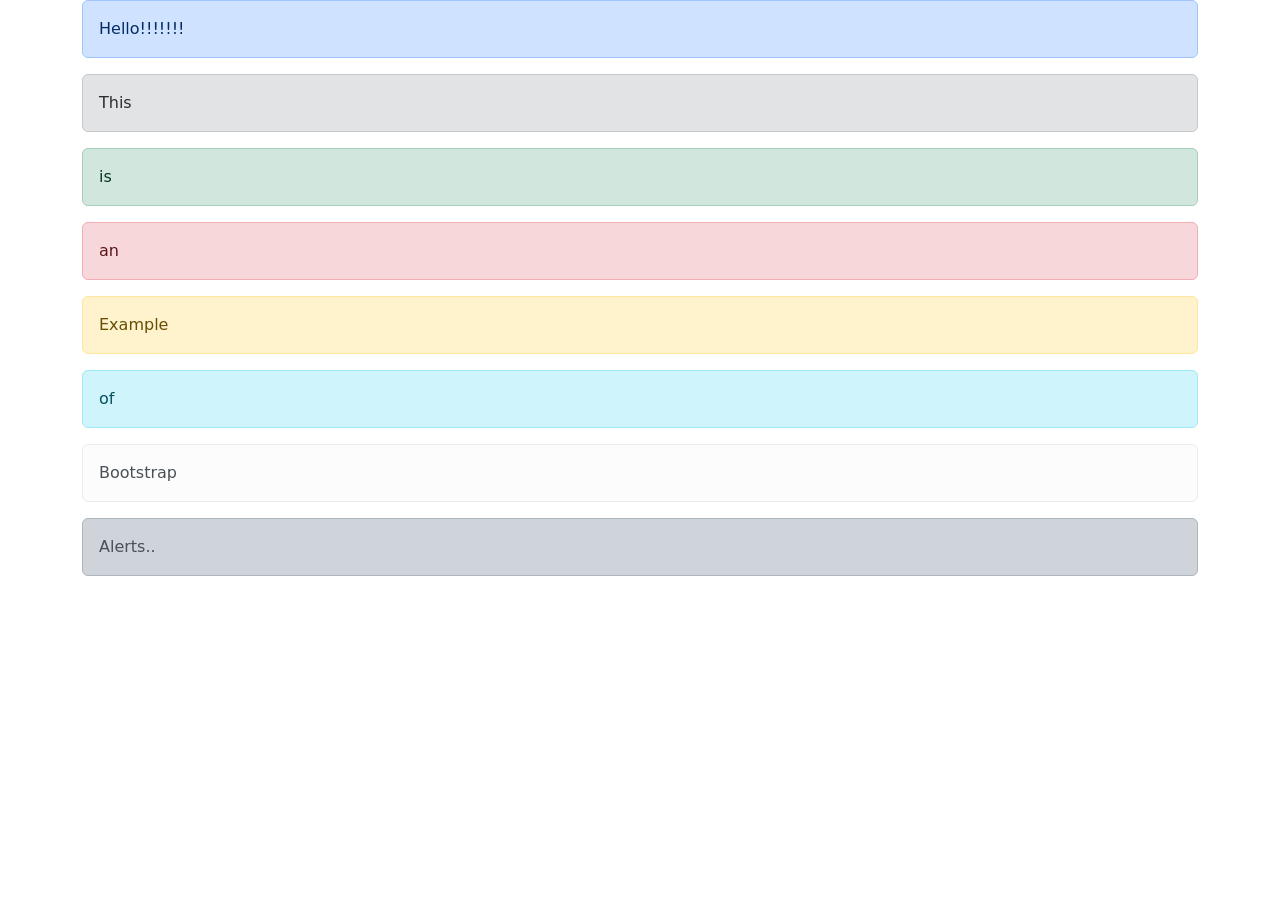
<file: Bootstrap Alerts/index.html>
<!doctype html>
<html lang="en">
  <head>
    <meta charset="utf-8" />
    <meta name="viewport" content="width=device-width, initial-scale=1" />
    <title>Bootstrap demo</title>
    <link
      href="https://cdn.jsdelivr.net/npm/bootstrap@5.3.8/dist/css/bootstrap.min.css"
      rel="stylesheet"
      integrity="sha384-sRIl4kxILFvY47J16cr9ZwB07vP4J8+LH7qKQnuqkuIAvNWLzeN8tE5YBujZqJLB"
      crossorigin="anonymous"
    />
  </head>
  <body>
    <div class="container">
      <div class="row">
        <div class="col">
          <div class="alert alert-primary" role="alert">
            Hello!!!!!!!
          </div>
          <div class="alert alert-secondary" role="alert">
            This
          </div>
          <div class="alert alert-success" role="alert">
            is 
          </div>
          <div class="alert alert-danger" role="alert">
            an 
          </div>
          <div class="alert alert-warning" role="alert">
            Example 
          </div>
          <div class="alert alert-info" role="alert">
            of 
          </div>
          <div class="alert alert-light" role="alert">
            Bootstrap 
          </div>
          <div class="alert alert-dark" role="alert">
            Alerts..
          </div>
        </div>
      </div>
    </div>

    <script
      src="https://cdn.jsdelivr.net/npm/bootstrap@5.3.8/dist/js/bootstrap.bundle.min.js"
      integrity="sha384-FKyoEForCGlyvwx9Hj09JcYn3nv7wiPVlz7YYwJrWVcXK/BmnVDxM+D2scQbITxI"
      crossorigin="anonymous"
    ></script>
  </body>
</html>
</file>
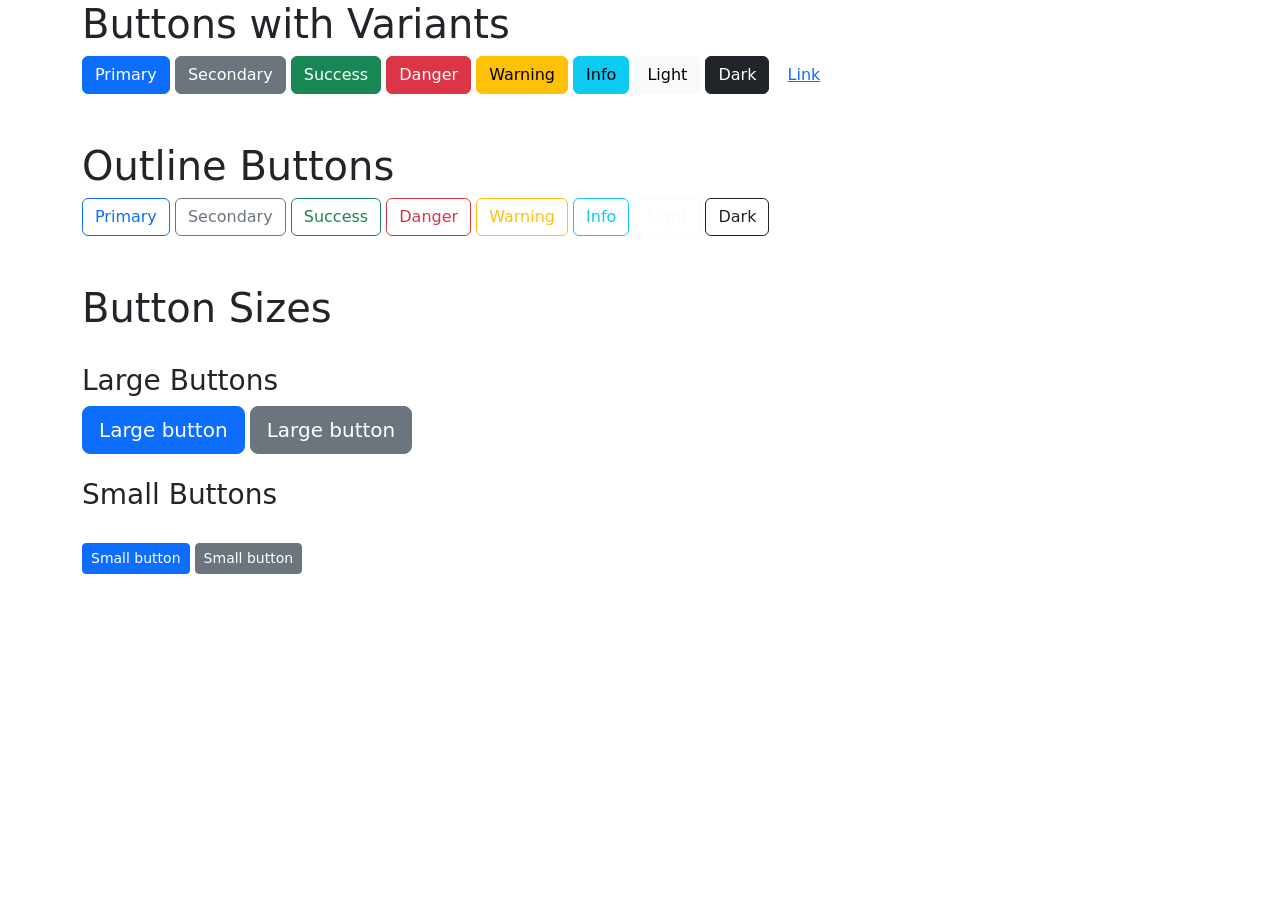
<file: Buttons/index.html>
<!doctype html>
<html lang="en">
  <head>
    <meta charset="utf-8" />
    <meta name="viewport" content="width=device-width, initial-scale=1" />
    <title>Bootstrap demo</title>
    <link
      href="https://cdn.jsdelivr.net/npm/bootstrap@5.3.8/dist/css/bootstrap.min.css"
      rel="stylesheet"
      integrity="sha384-sRIl4kxILFvY47J16cr9ZwB07vP4J8+LH7qKQnuqkuIAvNWLzeN8tE5YBujZqJLB"
      crossorigin="anonymous"
    />
  </head>
  <body>
    <div class="container">
      <div claas="row">
        <div class="col">
          <h1>Buttons with Variants</h1>
          <button type="button" class="btn btn-primary">Primary</button>
          <button type="button" class="btn btn-secondary">Secondary</button>
          <button type="button" class="btn btn-success">Success</button>
          <button type="button" class="btn btn-danger">Danger</button>
          <button type="button" class="btn btn-warning">Warning</button>
          <button type="button" class="btn btn-info">Info</button>
          <button type="button" class="btn btn-light">Light</button>
          <button type="button" class="btn btn-dark">Dark</button>

          <button type="button" class="btn btn-link">Link</button>
        </div>
        <br /><br />
        <h1>Outline Buttons</h1>
        <div class="col">
          <button type="button" class="btn btn-outline-primary">Primary</button>
          <button type="button" class="btn btn-outline-secondary">
            Secondary
          </button>
          <button type="button" class="btn btn-outline-success">Success</button>
          <button type="button" class="btn btn-outline-danger">Danger</button>
          <button type="button" class="btn btn-outline-warning">Warning</button>
          <button type="button" class="btn btn-outline-info">Info</button>
          <button type="button" class="btn btn-outline-light">Light</button>
          <button type="button" class="btn btn-outline-dark">Dark</button>
        </div>
        <br /><br />
        <h1>Button Sizes</h1>
        <br>
        <div class="col">
          <h3>Large Buttons</h3>
          
          <button type="button" class="btn btn-primary btn-lg">
            Large button
          </button>
          <button type="button" class="btn btn-secondary btn-lg">
            Large button
          </button>
          <br><br>
          <h3>Small Buttons</h3>
          <br>
          <button type="button" class="btn btn-primary btn-sm">
            Small button
          </button>
          <button type="button" class="btn btn-secondary btn-sm">
            Small button
          </button>
        </div>
      </div>
    </div>
    <script
      src="https://cdn.jsdelivr.net/npm/bootstrap@5.3.8/dist/js/bootstrap.bundle.min.js"
      integrity="sha384-FKyoEForCGlyvwx9Hj09JcYn3nv7wiPVlz7YYwJrWVcXK/BmnVDxM+D2scQbITxI"
      crossorigin="anonymous"
    ></script>
  </body>
</html>
</file>
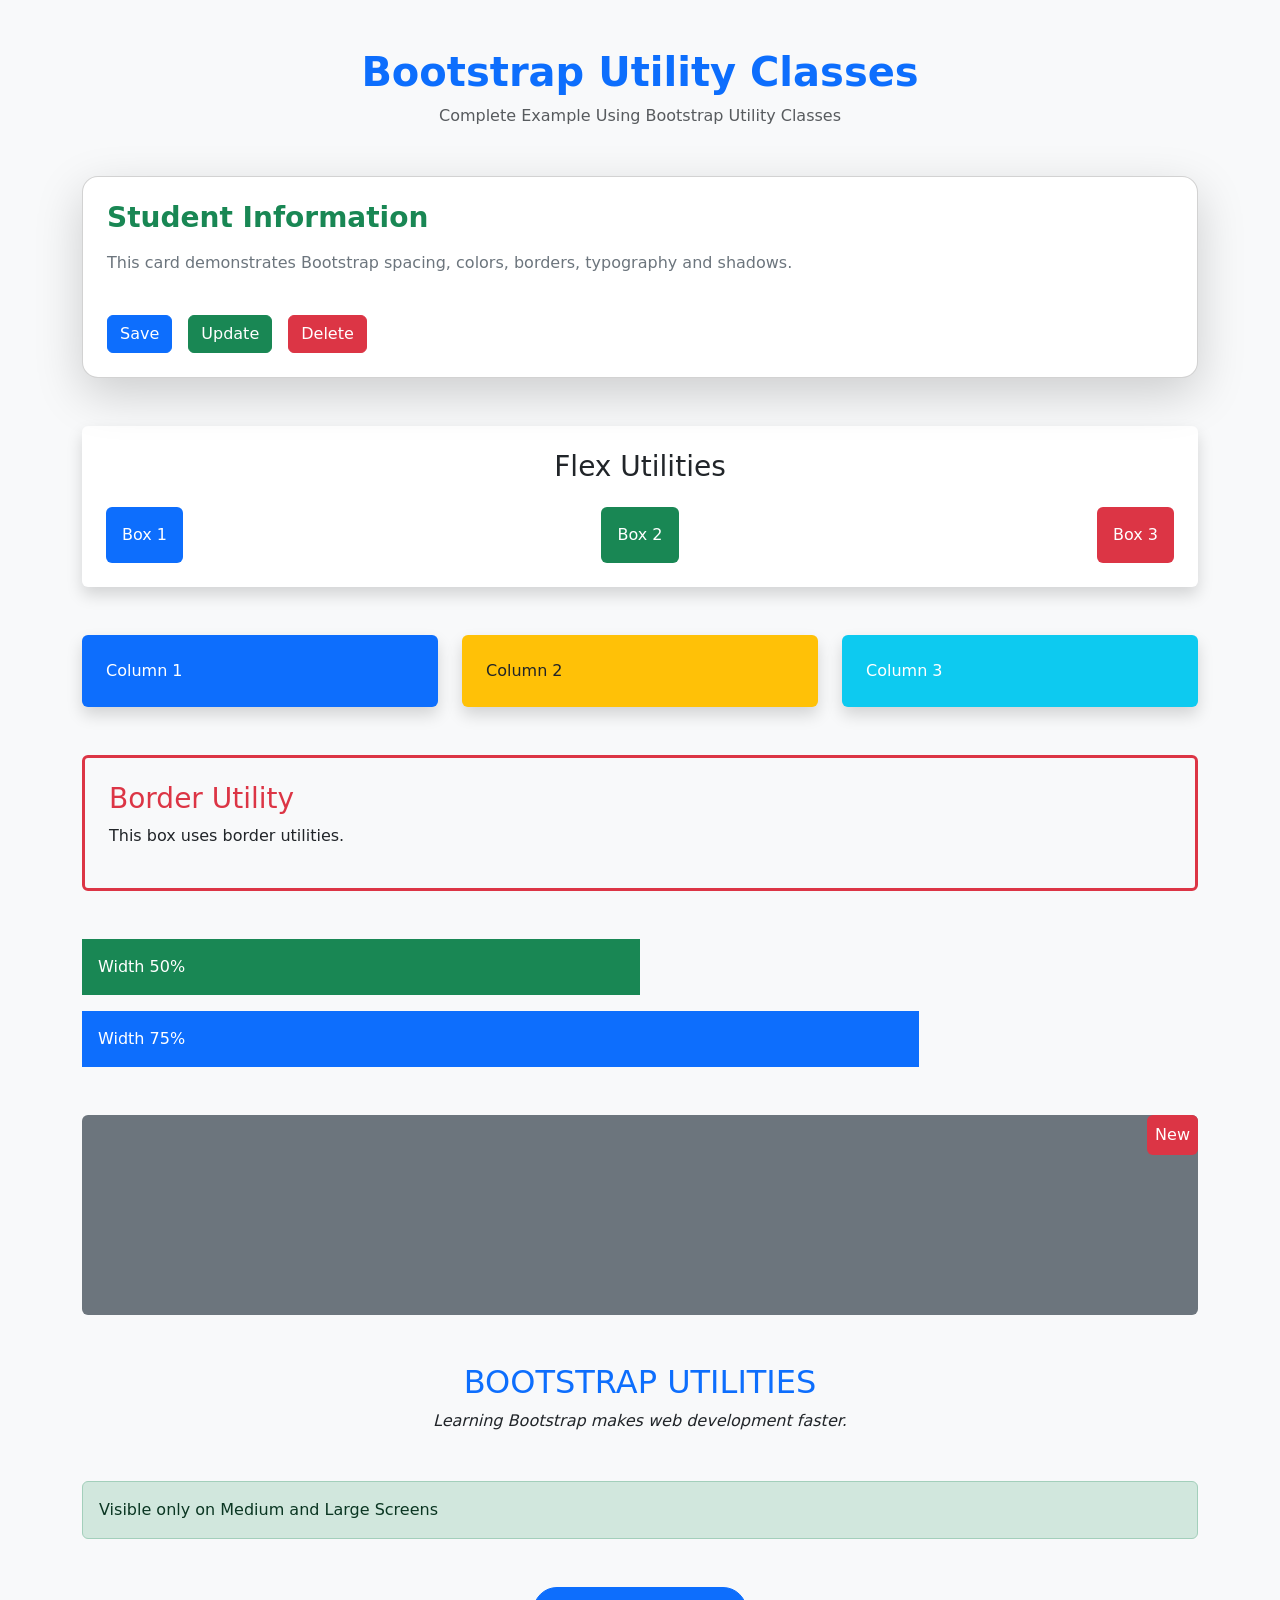
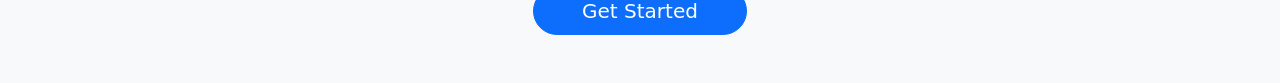
<file: UlilityClasses /index.html>
<!doctype html>
<html lang="en">
  <head>
    <meta charset="UTF-8" />
    <meta name="viewport" content="width=device-width, initial-scale=1.0" />
    <!-- Bootstrap CSS -->
    <link
      href="https://cdn.jsdelivr.net/npm/bootstrap@5.3.7/dist/css/bootstrap.min.css"
      rel="stylesheet"
    />
    <title>Bootstrap Utility Classes Example</title>
  </head>
  <body class="bg-light">
    <!-- Header -->
    <div class="container mt-5">
      <div class="text-center mb-5">
        <h1 class="text-primary fw-bold">Bootstrap Utility Classes</h1>
        <p class="text-muted">
          Complete Example Using Bootstrap Utility Classes
        </p>
      </div>
      <!-- Card -->
      <div class="card shadow-lg rounded-4 p-4">
        <h3 class="text-success fw-bold mb-3">Student Information</h3>
        <p class="text-secondary">
          This card demonstrates Bootstrap spacing, colors, borders, typography
          and shadows.
        </p>
        <!-- Buttons -->
        <div class="d-flex gap-3 mt-4">
          <button class="btn btn-primary">Save</button>
          <button class="btn btn-success">Update</button>
          <button class="btn btn-danger">Delete</button>
        </div>
      </div>
      <!-- Flex Example -->
      <div class="mt-5 p-4 bg-white shadow rounded">
        <h3 class="text-center mb-4">Flex Utilities</h3>
        <div class="d-flex justify-content-between align-items-center">
          <div class="bg-primary text-white p-3 rounded">Box 1</div>
          <div class="bg-success text-white p-3 rounded">Box 2</div>
          <div class="bg-danger text-white p-3 rounded">Box 3</div>
        </div>
      </div>
      <!-- Grid Example -->
      <div class="row mt-5">
        <div class="col-md-4">
          <div class="bg-primary text-white p-4 rounded shadow">Column 1</div>
        </div>
        <div class="col-md-4">
          <div class="bg-warning p-4 rounded shadow">Column 2</div>
        </div>
        <div class="col-md-4">
          <div class="bg-info text-white p-4 rounded shadow">Column 3</div>
        </div>
      </div>
      <!-- Border Example -->
      <div class="border border-danger border-3 rounded p-4 mt-5">
        <h3 class="text-danger">Border Utility</h3>
        <p>This box uses border utilities.</p>
      </div>
      <!-- Width & Height -->
      <div class="mt-5">
        <div class="bg-success text-white w-50 p-3 mb-3">Width 50%</div>
        <div class="bg-primary text-white w-75 p-3">Width 75%</div>
      </div>
      <!-- Position Example -->
      <div
        class="position-relative bg-secondary mt-5 rounded"
        style="height: 200px"
      >
        <div
          class="position-absolute top-0 end-0 bg-danger text-white p-2 rounded"
        >
          New
        </div>
      </div>
      <!-- Text Utilities -->
      <div class="mt-5">
        <h2 class="text-uppercase text-center text-primary">
          Bootstrap Utilities
        </h2>
        <p class="text-center fst-italic fw-light">
          Learning Bootstrap makes web development faster.
        </p>
      </div>
      <!-- Responsive Display -->
      <div class="mt-5">
        <div class="d-none d-md-block alert alert-success">
          Visible only on Medium and Large Screens
        </div>
        <div class="d-md-none alert alert-warning">
          Visible only on Small Screens
        </div>
      </div>
      <!-- Footer -->
      <div class="text-center mt-5 mb-5">
        <button class="btn btn-lg btn-primary rounded-pill px-5">
          Get Started
        </button>
      </div>
    </div>
    <!-- Bootstrap JS -->
    <script src="https://cdn.jsdelivr.net/npm/bootstrap@5.3.7/dist/js/bootstrap.bundle.min.js"></script>
  </body>
</html>
</file>
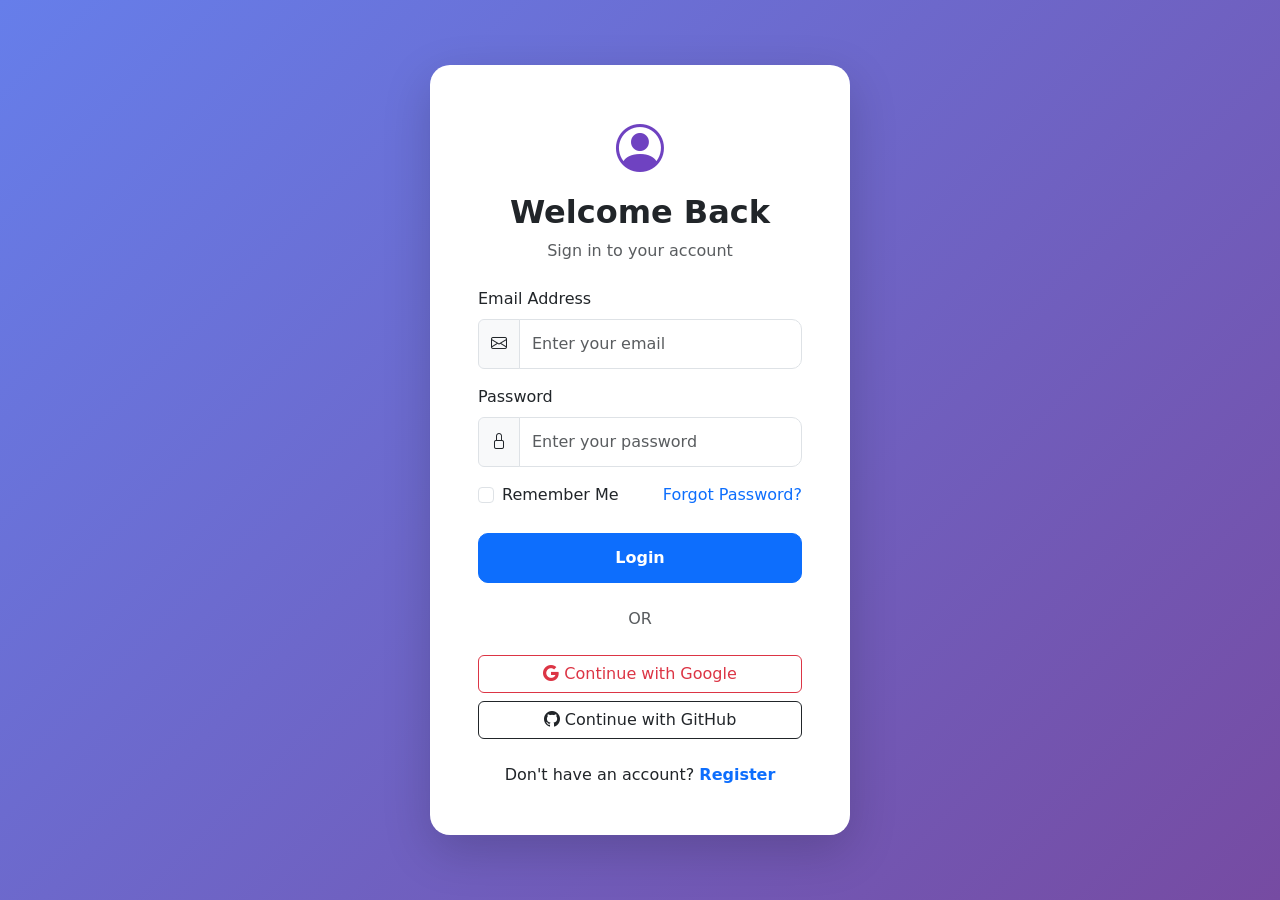
<file: Forms/LoginForm.html>
<!doctype html>
<html lang="en">
  <head>
    <meta charset="UTF-8" />
    <meta name="viewport" content="width=device-width, initial-scale=1.0" />
    <title>Modern Login Form</title>
    <!-- Bootstrap 5 CSS -->
    <link
      href="https://cdn.jsdelivr.net/npm/bootstrap@5.3.3/dist/css/bootstrap.min.css"
      rel="stylesheet"
    />
    <!-- Bootstrap Icons -->
    <link
      href="https://cdn.jsdelivr.net/npm/bootstrap-icons/font/bootstrap-icons.css"
      rel="stylesheet"
    />
    <style>
      body {
        background: linear-gradient(135deg, #667eea, #764ba2);
        min-height: 100vh;
        display: flex;
        justify-content: center;
        align-items: center;
      }
      .login-card {
        width: 100%;
        max-width: 420px;
        border: none;
        border-radius: 20px;
        overflow: hidden;
        backdrop-filter: blur(10px);
      }
      .form-control {
        border-radius: 10px;
        padding: 12px;
      }
      .btn-login {
        border-radius: 10px;
        padding: 12px;
        font-weight: 600;
      }
      .logo {
        font-size: 3rem;
        color: #6f42c1;
      }
    </style>
  </head>
  <body>
    <div class="card shadow-lg login-card">
      <div class="card-body p-5">
        <div class="text-center mb-4">
          <i class="bi bi-person-circle logo"></i>
          <h2 class="fw-bold mt-2">Welcome Back</h2>
          <p class="text-muted">Sign in to your account</p>
        </div>
        <form>
          <!-- Email -->
          <div class="mb-3">
            <label class="form-label">Email Address</label>
            <div class="input-group">
              <span class="input-group-text">
                <i class="bi bi-envelope"></i>
              </span>
              <input
                type="email"
                class="form-control"
                placeholder="Enter your email"
                required
              />
            </div>
          </div>
          <!-- Password -->
          <div class="mb-3">
            <label class="form-label">Password</label>
            <div class="input-group">
              <span class="input-group-text">
                <i class="bi bi-lock"></i>
              </span>
              <input
                type="password"
                class="form-control"
                placeholder="Enter your password"
                required
              />
            </div>
          </div>
          <!-- Remember Me -->
          <div class="d-flex justify-content-between mb-4">
            <div class="form-check">
              <input class="form-check-input" type="checkbox" id="remember" />
              <label class="form-check-label" for="remember">
                Remember Me
              </label>
            </div>
            <a href="#" class="text-decoration-none"> Forgot Password? </a>
          </div>
          <!-- Login Button -->
          <button type="submit" class="btn btn-primary w-100 btn-login">
            Login
          </button>
          <!-- Divider -->
          <div class="text-center my-4 text-muted">OR</div>
          <!-- Social Login -->
          <div class="d-grid gap-2">
            <button type="button" class="btn btn-outline-danger">
              <i class="bi bi-google"></i> Continue with Google
            </button>
            <button type="button" class="btn btn-outline-dark">
              <i class="bi bi-github"></i> Continue with GitHub
            </button>
          </div>
          <p class="text-center mt-4 mb-0">
            Don't have an account?
            <a href="#" class="text-decoration-none fw-bold"> Register </a>
          </p>
        </form>
      </div>
    </div>
    <!-- Bootstrap JS -->
    <script src="https://cdn.jsdelivr.net/npm/bootstrap@5.3.3/dist/js/bootstrap.bundle.min.js"></script>
  </body>
</html>
</file>
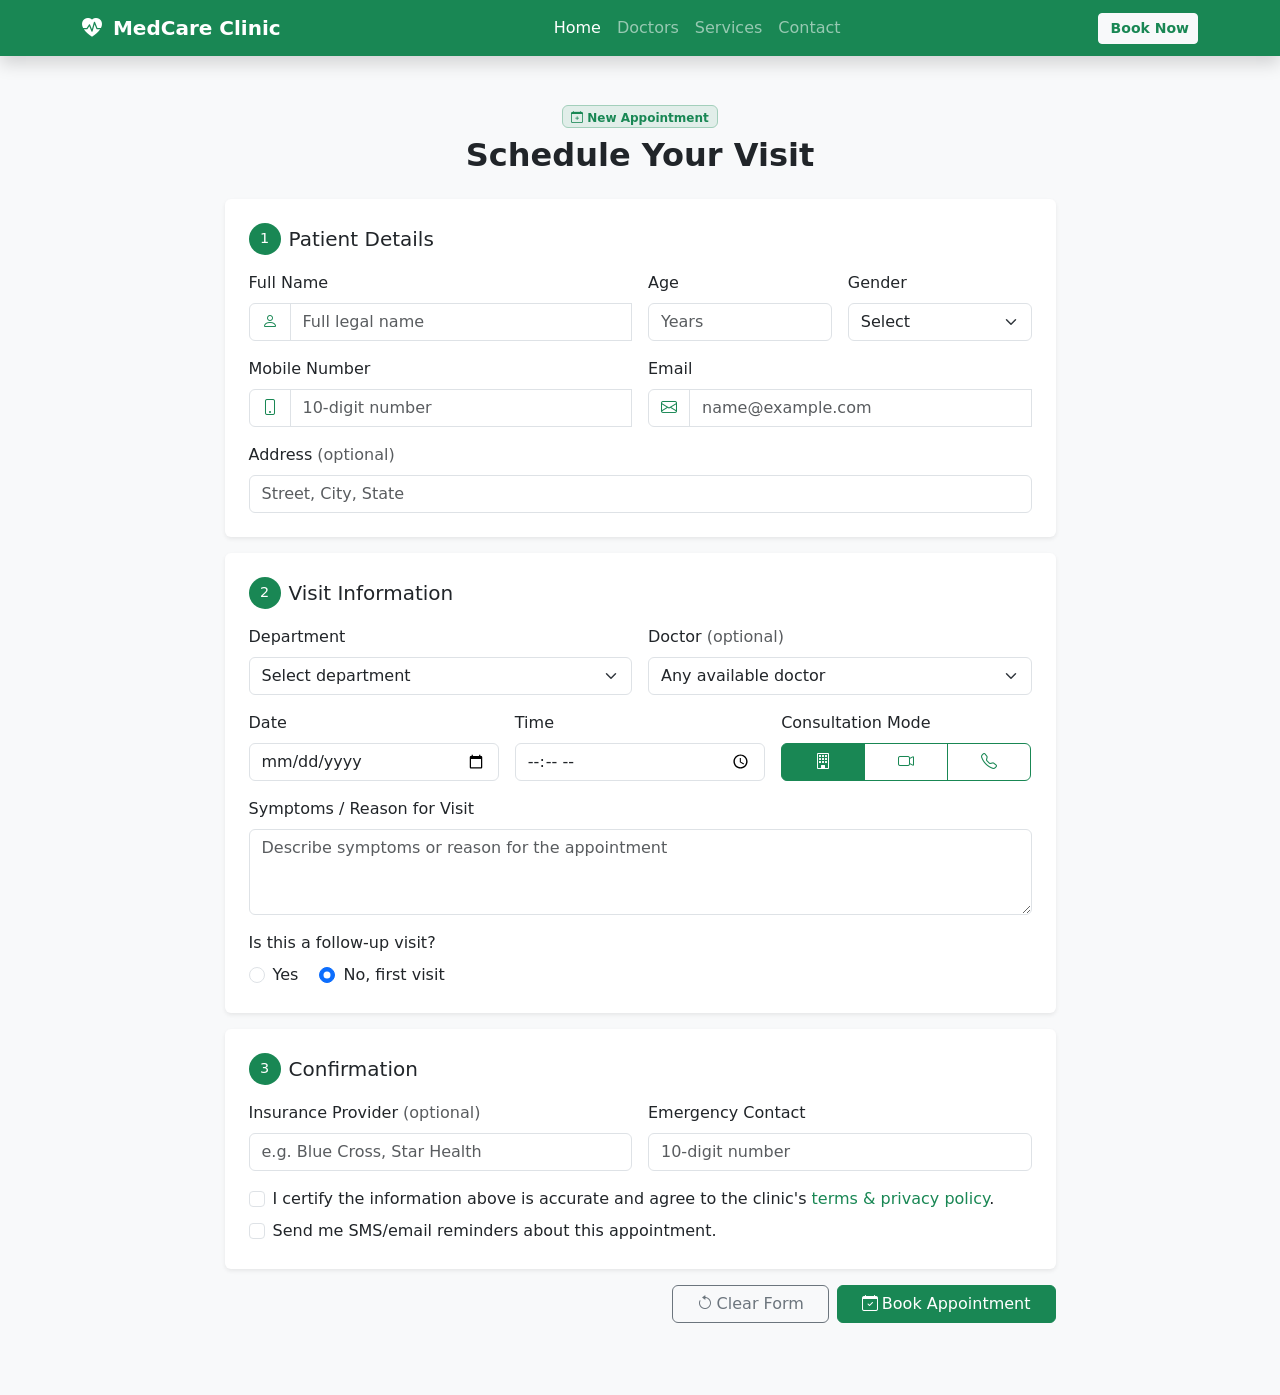
<file: Forms/Medcare.html>
<!DOCTYPE html>
<html lang="en">
<head>
<meta charset="UTF-8">
<meta name="viewport" content="width=device-width, initial-scale=1.0">
<title> Medical Appointment Booking</title>

<!-- Bootstrap 5.3 CSS -->
<link href="https://cdn.jsdelivr.net/npm/bootstrap@5.3.3/dist/css/bootstrap.min.css" rel="stylesheet">
<!-- Bootstrap Icons -->
<link rel="stylesheet" href="https://cdn.jsdelivr.net/npm/bootstrap-icons@1.11.3/font/bootstrap-icons.css">
</head>
<body class="bg-light">



<nav class="navbar navbar-expand-lg navbar-dark bg-success shadow">
      <div class="container">
        <a class="navbar-brand fw-bold" href="#">
          <i class="bi bi-heart-pulse-fill me-1"></i>
          MedCare Clinic
        </a>
        <button
          class="navbar-toggler"
          type="button"
          data-bs-toggle="collapse"
          data-bs-target="#clinicNav"
        >
          <span class="navbar-toggler-icon"></span>
        </button>
        <div class="collapse navbar-collapse" id="clinicNav">
          <ul class="navbar-nav mx-auto">
            <li class="nav-item"><a class="nav-link active" href="#">Home</a></li>
            <li class="nav-item"><a class="nav-link" href="#">Doctors</a></li>
            <li class="nav-item">
              <a class="nav-link" href="#">Services</a>
            </li>
            <li class="nav-item"><a class="nav-link" href="#">Contact</a></li>
          </ul>
          <div class="d-flex gap-2">
            <a  class="btn btn-light btn-sm text-success fw-semibold"
                href="#appointmentForm">
              <i class="bi bi-calender-plus me-1"></i>Book Now
            </a>
          </div>
        </div>
      </div>
    </nav>

<main class="container my-4 my-md-5">
  <div class="row justify-content-center">
    <div class="col-12 col-lg-10 col-xl-9">

      <div class="text-center mb-4">
        <span class="badge text-bg-success bg-opacity-10 text-success border border-success-subtle mb-2">
          <i class="bi bi-calendar-plus me-1"></i>New Appointment
        </span>
        <h2 class="fw-bold mb-1">Schedule Your Visit</h2>
      </div>

      <form class="needs-validation" novalidate id="apptForm">

        <!-- Section 1 -->
        <div class="card border-0 shadow-sm mb-3">
          <div class="card-body p-4">
            <div class="d-flex align-items-center gap-2 mb-3">
              <span class="d-inline-flex align-items-center justify-content-center rounded-circle bg-success text-white" style="width:32px;height:32px;font-size:0.9rem;">1</span>
              <h5 class="mb-0">Patient Details</h5>
            </div>

            <div class="row g-3">
              <div class="col-md-6">
                <label for="fullName" class="form-label">Full Name</label>
                <div class="input-group">
                  <span class="input-group-text bg-white"><i class="bi bi-person text-success"></i></span>
                  <input type="text" class="form-control" id="fullName" placeholder="Full legal name" required>
                  <div class="invalid-feedback">Please enter the patient's full name.</div>
                </div>
              </div>

              <div class="col-md-3">
                <label for="age" class="form-label">Age</label>
                <input type="number" class="form-control" id="age" min="0" max="120" placeholder="Years" required>
                <div class="invalid-feedback">Enter a valid age.</div>
              </div>

              <div class="col-md-3">
                <label for="gender2" class="form-label">Gender</label>
                <select class="form-select" id="gender2" required>
                  <option value="" selected disabled>Select</option>
                  <option>Female</option>
                  <option>Male</option>
                  <option>Other</option>
                </select>
                <div class="invalid-feedback">Please select an option.</div>
              </div>

              <div class="col-md-6">
                <label for="phone2" class="form-label">Mobile Number</label>
                <div class="input-group">
                  <span class="input-group-text bg-white"><i class="bi bi-phone text-success"></i></span>
                  <input type="tel" class="form-control" id="phone2" pattern="[0-9]{10}" placeholder="10-digit number" required>
                  <div class="invalid-feedback">Enter a valid 10-digit number.</div>
                </div>
              </div>

              <div class="col-md-6">
                <label for="email2" class="form-label">Email</label>
                <div class="input-group">
                  <span class="input-group-text bg-white"><i class="bi bi-envelope text-success"></i></span>
                  <input type="email" class="form-control" id="email2" placeholder="name@example.com" required>
                  <div class="invalid-feedback">Enter a valid email address.</div>
                </div>
              </div>

              <div class="col-12">
                <label for="address" class="form-label">Address <span class="text-muted">(optional)</span></label>
                <input type="text" class="form-control" id="address" placeholder="Street, City, State">
              </div>
            </div>
          </div>
        </div>

        <!-- Section 2 -->
        <div class="card border-0 shadow-sm mb-3">
          <div class="card-body p-4">
            <div class="d-flex align-items-center gap-2 mb-3">
              <span class="d-inline-flex align-items-center justify-content-center rounded-circle bg-success text-white" style="width:32px;height:32px;font-size:0.9rem;">2</span>
              <h5 class="mb-0">Visit Information</h5>
            </div>

            <div class="row g-3">
              <div class="col-md-6">
                <label for="department2" class="form-label">Department</label>
                <select class="form-select" id="department2" required>
                  <option value="" selected disabled>Select department</option>
                  <option>General Medicine</option>
                  <option>Cardiology</option>
                  <option>Orthopedics</option>
                  <option>Gynecology</option>
                  <option>Pediatrics</option>
                  <option>Dermatology</option>
                </select>
                <div class="invalid-feedback">Please choose a department.</div>
              </div>

              <div class="col-md-6">
                <label for="doctor2" class="form-label">Doctor <span class="text-muted">(optional)</span></label>
                <select class="form-select" id="doctor2">
                  <option value="" selected>Any available doctor</option>
                  <option>Dr. Elena Rivera</option>
                  <option>Dr. Marcus Chen</option>
                  <option>Dr. Priya Nair</option>
                </select>
              </div>

              <div class="col-md-4">
                <label for="date2" class="form-label">Date</label>
                <input type="date" class="form-control" id="date2" required>
                <div class="invalid-feedback">Please choose a date.</div>
              </div>

              <div class="col-md-4">
                <label for="time2" class="form-label">Time</label>
                <input type="time" class="form-control" id="time2" required>
                <div class="invalid-feedback">Please choose a time.</div>
              </div>

              <div class="col-md-4">
                <label class="form-label d-block">Consultation Mode</label>
                <div class="btn-group w-100" role="group" aria-label="Consultation mode">
                  <input type="radio" class="btn-check" name="mode" id="modeInPerson" autocomplete="off" checked>
                  <label class="btn btn-outline-success" for="modeInPerson"><i class="bi bi-building"></i></label>

                  <input type="radio" class="btn-check" name="mode" id="modeVideo" autocomplete="off">
                  <label class="btn btn-outline-success" for="modeVideo"><i class="bi bi-camera-video"></i></label>

                  <input type="radio" class="btn-check" name="mode" id="modePhone" autocomplete="off">
                  <label class="btn btn-outline-success" for="modePhone"><i class="bi bi-telephone"></i></label>
                </div>
              </div>

              <div class="col-12">
                <label for="symptoms" class="form-label">Symptoms / Reason for Visit</label>
                <textarea class="form-control" id="symptoms" rows="3" placeholder="Describe symptoms or reason for the appointment" required></textarea>
                <div class="invalid-feedback">Please describe the reason for the visit.</div>
              </div>

              <div class="col-12">
                <label class="form-label d-block">Is this a follow-up visit?</label>
                <div class="form-check form-check-inline">
                  <input class="form-check-input" type="radio" name="followUp" id="followYes" value="yes">
                  <label class="form-check-label" for="followYes">Yes</label>
                </div>
                <div class="form-check form-check-inline">
                  <input class="form-check-input" type="radio" name="followUp" id="followNo" value="no" checked>
                  <label class="form-check-label" for="followNo">No, first visit</label>
                </div>
              </div>
            </div>
          </div>
        </div>

        <!-- Section 3 -->
        <div class="card border-0 shadow-sm mb-3">
          <div class="card-body p-4">
            <div class="d-flex align-items-center gap-2 mb-3">
              <span class="d-inline-flex align-items-center justify-content-center rounded-circle bg-success text-white" style="width:32px;height:32px;font-size:0.9rem;">3</span>
              <h5 class="mb-0">Confirmation</h5>
            </div>

            <div class="row g-3 mb-3">
              <div class="col-md-6">
                <label for="insurance2" class="form-label">Insurance Provider <span class="text-muted">(optional)</span></label>
                <input type="text" class="form-control" id="insurance2" placeholder="e.g. Blue Cross, Star Health">
              </div>
              <div class="col-md-6">
                <label for="emergency2" class="form-label">Emergency Contact</label>
                <input type="tel" class="form-control" id="emergency2" pattern="[0-9]{10}" placeholder="10-digit number" required>
                <div class="invalid-feedback">Please provide an emergency contact number.</div>
              </div>
            </div>

            <div class="form-check mb-2">
              <input class="form-check-input" type="checkbox" id="consent2" required>
              <label class="form-check-label" for="consent2">
                I certify the information above is accurate and agree to the clinic's
                <a href="#" class="link-success text-decoration-none">terms &amp; privacy policy</a>.
              </label>
              <div class="invalid-feedback">You must agree before submitting.</div>
            </div>

            <div class="form-check">
              <input class="form-check-input" type="checkbox" id="reminders">
              <label class="form-check-label" for="reminders">
                Send me SMS/email reminders about this appointment.
              </label>
            </div>
          </div>
        </div>

        <div class="d-flex flex-column flex-sm-row gap-2 justify-content-end mb-4">
          <button type="reset" class="btn btn-outline-secondary px-4">
            <i class="bi bi-arrow-counterclockwise me-1"></i>Clear Form
          </button>
          <button type="submit" class="btn btn-success px-4">
            <i class="bi bi-calendar-check me-1"></i>Book Appointment
          </button>
        </div>
      </form>

      <div class="alert alert-success shadow-sm d-none" id="successAlert2" role="alert">
        <i class="bi bi-check-circle-fill me-2"></i>
        Appointment request received — our care team will confirm your slot by phone or email shortly.
      </div>

    </div>
  </div>
</main>


<script src="https://cdn.jsdelivr.net/npm/bootstrap@5.3.3/dist/js/bootstrap.bundle.min.js"></script>

</body>
</html>
</file>
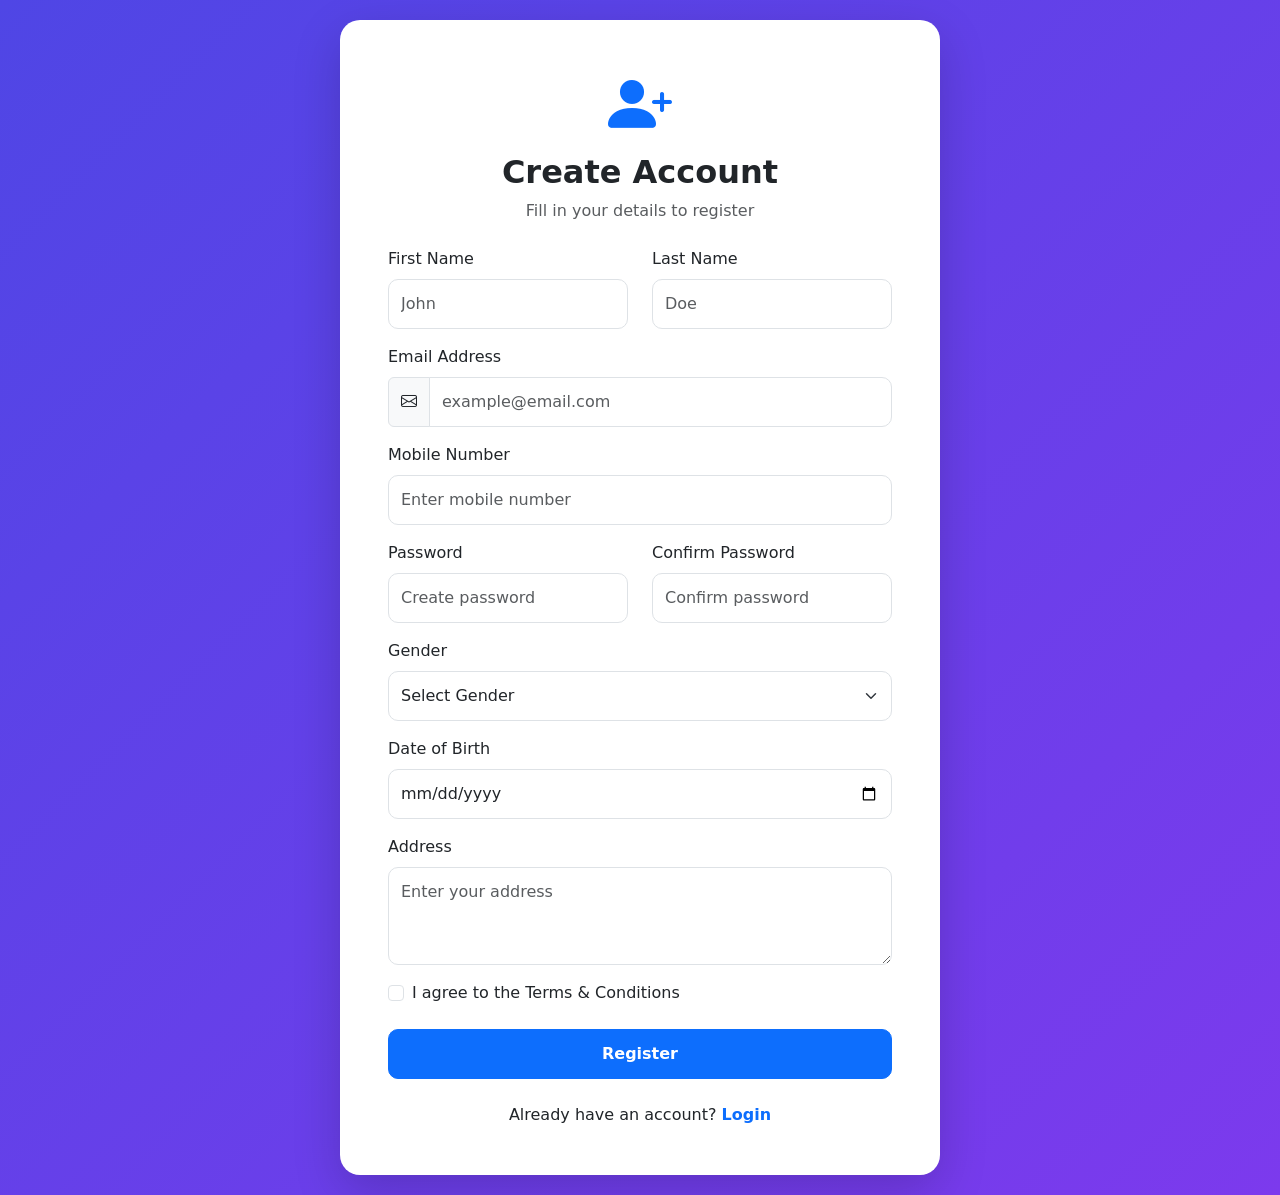
<file: Forms/registrationForm.html>
<!doctype html>
<html lang="en">
  <head>
    <meta charset="UTF-8" />
    <meta name="viewport" content="width=device-width, initial-scale=1.0" />
    <title>Registration Form</title>
    <!-- Bootstrap 5 CSS -->
    <link
      href="https://cdn.jsdelivr.net/npm/bootstrap@5.3.3/dist/css/bootstrap.min.css"
      rel="stylesheet"
    />
    <!-- Bootstrap Icons -->
    <link
      href="https://cdn.jsdelivr.net/npm/bootstrap-icons/font/bootstrap-icons.css"
      rel="stylesheet"
    />
    <style>
      body {
        background: linear-gradient(135deg, #4f46e5, #7c3aed);
        min-height: 100vh;
        display: flex;
        justify-content: center;
        align-items: center;
        padding: 20px;
      }
      .register-card {
        max-width: 600px;
        width: 100%;
        border: none;
        border-radius: 20px;
      }
      .form-control,
      .form-select {
        border-radius: 10px;
        padding: 12px;
      }
      .btn-register {
        border-radius: 10px;
        padding: 12px;
        font-weight: 600;
      }
    </style>
  </head>
  <body>
    <div class="card shadow-lg register-card">
      <div class="card-body p-5">
        <div class="text-center mb-4">
          <i class="bi bi-person-plus-fill display-3 text-primary"></i>
          <h2 class="fw-bold mt-2">Create Account</h2>
          <p class="text-muted">Fill in your details to register</p>
        </div>
        <form>
          <div class="row">
            <div class="col-md-6 mb-3">
              <label class="form-label">First Name</label>
              <input
                type="text"
                class="form-control"
                placeholder="John"
                required
              />
            </div>
            <div class="col-md-6 mb-3">
              <label class="form-label">Last Name</label>
              <input
                type="text"
                class="form-control"
                placeholder="Doe"
                required
              />
            </div>
          </div>
          <div class="mb-3">
            <label class="form-label">Email Address</label>
            <div class="input-group">
              <span class="input-group-text">
                <i class="bi bi-envelope"></i>
              </span>
              <input
                type="email"
                class="form-control"
                placeholder="example@email.com"
                required
              />
            </div>
          </div>
          <div class="mb-3">
            <label class="form-label">Mobile Number</label>
            <input
              type="tel"
              class="form-control"
              placeholder="Enter mobile number"
              required
            />
          </div>
          <div class="row">
            <div class="col-md-6 mb-3">
              <label class="form-label">Password</label>
              <input
                type="password"
                class="form-control"
                placeholder="Create password"
                required
              />
            </div>
            <div class="col-md-6 mb-3">
              <label class="form-label">Confirm Password</label>
              <input
                type="password"
                class="form-control"
                placeholder="Confirm password"
                required
              />
            </div>
          </div>
          <div class="mb-3">
            <label class="form-label">Gender</label>
            <select class="form-select">
              <option selected>Select Gender</option>
              <option>Male</option>
              <option>Female</option>
              <option>Other</option>
            </select>
          </div>
          <div class="mb-3">
            <label class="form-label">Date of Birth</label>
            <input type="date" class="form-control" />
          </div>
          <div class="mb-3">
            <label class="form-label">Address</label>
            <textarea
              class="form-control"
              rows="3"
              placeholder="Enter your address"
            ></textarea>
          </div>
          <div class="form-check mb-4">
            <input
              class="form-check-input"
              type="checkbox"
              id="terms"
              required
            />
            <label class="form-check-label" for="terms">
              I agree to the Terms & Conditions
            </label>
          </div>
          <button type="submit" class="btn btn-primary w-100 btn-register">
            Register
          </button>
          <p class="text-center mt-4 mb-0">
            Already have an account?
            <a href="#" class="text-decoration-none fw-bold"> Login </a>
          </p>
        </form>
      </div>
    </div>
    <script src="https://cdn.jsdelivr.net/npm/bootstrap@5.3.3/dist/js/bootstrap.bundle.min.js"></script>
  </body>
</html>
</file>
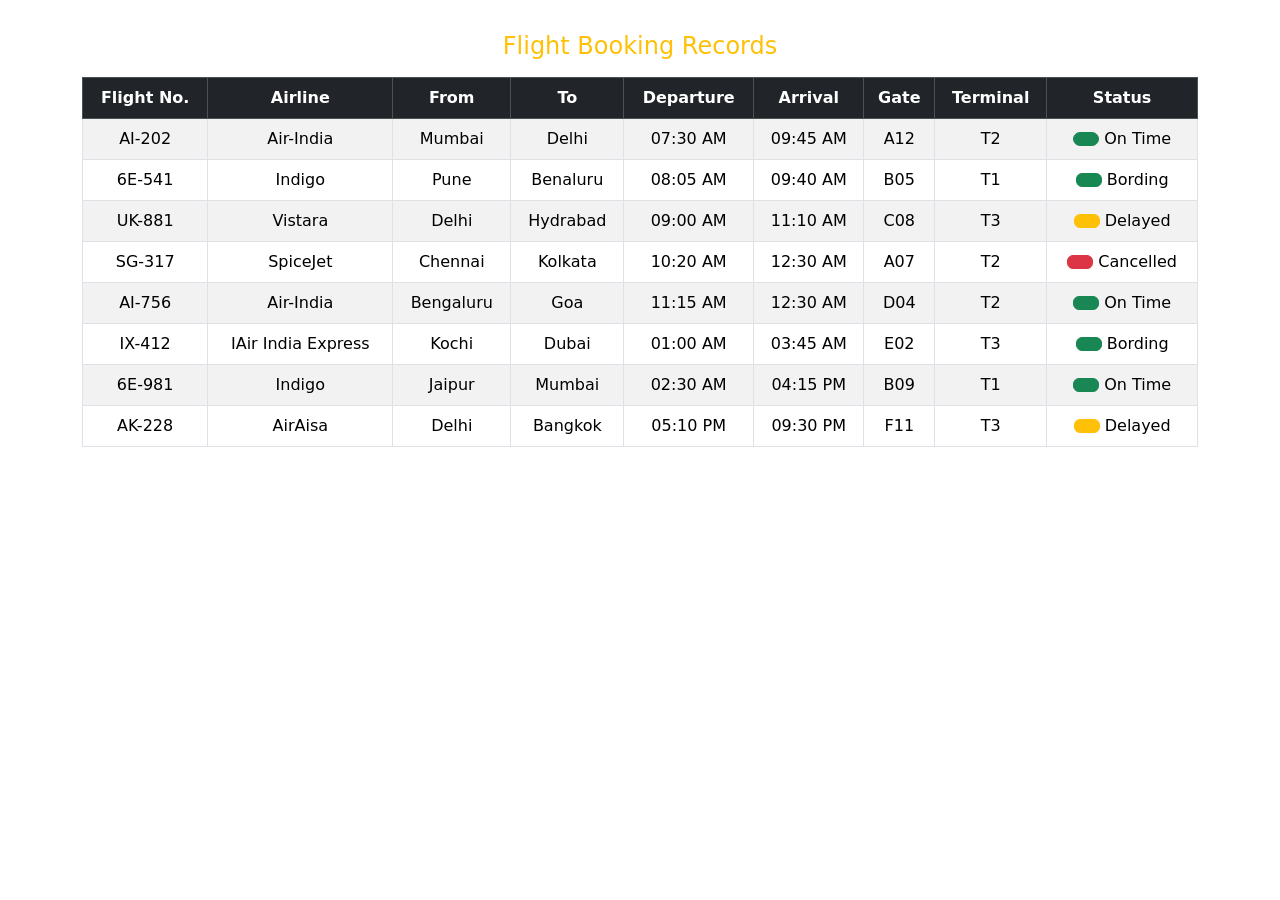
<file: Table/FlightBooking.html>
<!doctype html>
<html>
  <head>
    <title>Bootstrap Table</title>
    <link
      href="https://cdn.jsdelivr.net/npm/bootstrap@5.3.3/dist/css/bootstrap.min.css"
      rel="stylesheet"
    />
  </head>
  <body>
    <div class="container mt-4 justify-content-center align-items-center">
      <div class="table-responsive">
        <table class="table table-striped table-hover table-bordered">
            <caption class="caption-top fw-bold text-center text-warning"><h4>Flight Booking Records</h4></caption>

          <thead class="table-dark text-center">
            <tr>
              <th>Flight No.</th>
              <th>Airline</th>
              <th>From</th>
              <th>To</th>
              <th>Departure</th>
              <th>Arrival</th>
              <th>Gate</th>
              <th>Terminal</th>
              <th>Status</th>  
            </tr>
          </thead>

          <tbody class="text-center">
            <tr>
              <td>AI-202</td>
              <td>Air-India</td>
              <td>Mumbai</td>
              <td>Delhi</td>
              <td>07:30 AM</td>
              <td>09:45 AM</td>
              <td>A12</td>
              <td>T2</td>
              <td><span class="btn btn-success rounded-pill"> </span>  On Time</td>
            </tr>

            <tr>
                <td>6E-541</td>
                <td>Indigo</td>
                <td>Pune</td>
                <td>Benaluru</td>
                <td>08:05 AM</td>
                <td>09:40 AM</td>
                <td>B05</td>
                <td>T1</td>
                <td><span class="btn btn-success rounded-pil"> </span> Bording</td>
            </tr>

            <tr>
                <td>UK-881</td>
                <td>Vistara</td>
                <td>Delhi</td>
                <td>Hydrabad</td>
                <td>09:00 AM</td>
                <td>11:10 AM</td>
                <td>C08</td>
                <td>T3</td>
                <td><span class="btn btn-warning rounded-pil"> </span> Delayed</td>
            </tr>

            <tr>
                <td>SG-317</td>
                <td>SpiceJet</td>
                <td>Chennai</td>
                <td>Kolkata</td>
                <td>10:20 AM</td>
                <td>12:30 AM</td>
                <td>A07</td>
                <td>T2</td>
                <td><span class="btn btn-danger rounded-pil"> </span> Cancelled</td>
            </tr>

            <tr>
                <td>AI-756</td>
                <td>Air-India</td>
                <td>Bengaluru</td>
                <td>Goa</td>
                <td>11:15 AM</td>
                <td>12:30 AM</td>
                <td>D04</td>
                <td>T2</td>
                <td><span class="btn btn-success rounded-pil"> </span> On Time</td>
            </tr>

            <tr>
                <td>IX-412</td>
                <td>IAir India Express</td>
                <td>Kochi</td>
                <td>Dubai</td>
                <td>01:00 AM</td>
                <td>03:45 AM</td>
                <td>E02</td>
                <td>T3</td>
                <td><span class="btn btn-success rounded-pil"> </span> Bording</td>
            </tr>

            <tr>
                <td>6E-981</td>
                <td>Indigo</td>
                <td>Jaipur</td>
                <td>Mumbai</td>
                <td>02:30 AM</td>
                <td>04:15 PM</td>
                <td>B09</td>
                <td>T1</td>
                <td><span class="btn btn-success rounded-pil"> </span> On Time</td>
            </tr>

            <tr>
                <td>AK-228</td>
                <td>AirAisa</td>
                <td>Delhi</td>
                <td>Bangkok</td>
                <td>05:10 PM</td>
                <td>09:30 PM</td>
                <td>F11</td>
                <td>T3</td>
                <td><span class="btn btn-warning rounded-pil"> </span> Delayed</td>
            </tr>
            
          </tbody>
        </table>
      </div>
    </div>
  </body>
</html>
</file>
